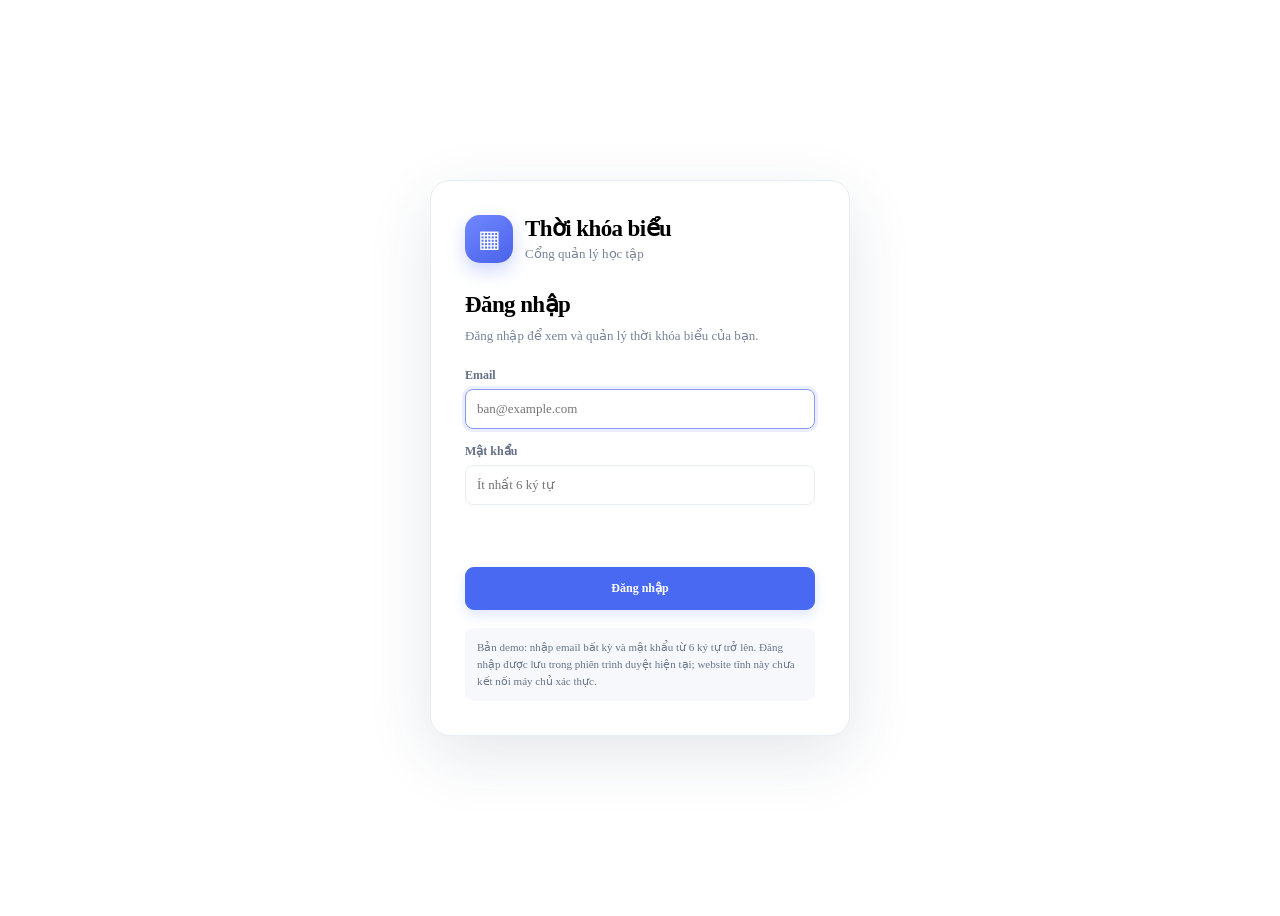
<file: Index.html>
<!DOCTYPE html>
<html lang="vi">
<head>
  <meta charset="UTF-8" />
  <meta name="viewport" content="width=device-width, initial-scale=1.0" />
  <meta name="theme-color" content="#f5f7fb" />
  <title>Quản lý lịch học</title>
  <link rel="stylesheet" href="styles.css" />
</head>
<body data-page="schedule">
  <main class="auth-screen" id="loginScreen">
    <section class="auth-card" aria-labelledby="loginTitle">
      <div class="auth-brand">
        <div class="logo" aria-hidden="true">▦</div>
        <div><h1>Thời khóa biểu</h1><p class="identity-caption">Cổng quản lý học tập</p></div>
      </div>
      <h1 id="loginTitle">Đăng nhập</h1>
      <p>Đăng nhập để xem và quản lý thời khóa biểu của bạn.</p>
      <form class="auth-form" id="loginForm">
        <div class="field"><label for="loginEmail">Email</label><input id="loginEmail" name="email" type="email" autocomplete="username" required placeholder="ban@example.com" /></div>
        <div class="field"><label for="loginPassword">Mật khẩu</label><input id="loginPassword" name="password" type="password" autocomplete="current-password" minlength="6" required placeholder="Ít nhất 6 ký tự" /></div>
        <p class="error" id="loginError" role="alert" aria-live="polite"></p>
        <button class="primary" type="submit">Đăng nhập</button>
      </form>
      <div class="auth-note">Bản demo: nhập email bất kỳ và mật khẩu từ 6 ký tự trở lên. Đăng nhập được lưu trong phiên trình duyệt hiện tại; website tĩnh này chưa kết nối máy chủ xác thực.</div>
    </section>
  </main>

  <main class="app" id="scheduleApp" hidden>
    <aside class="sidebar">
      <div class="identity">
        <div class="logo" aria-hidden="true">▦</div>
        <div><h1>Thời khóa biểu</h1><p>Cổng quản lý học tập</p></div>
      </div>
      <nav class="main-nav" aria-label="Menu chính">
        <a class="active" href="#home" aria-current="page">Trang chủ</a>
        <div class="nav-group">
          <button class="nav-toggle" id="scheduleMenuToggle" type="button" aria-expanded="true" aria-controls="scheduleSubmenu">
            <span>Thời khóa biểu</span><span class="nav-chevron" aria-hidden="true">⌄</span>
          </button>
          <div class="nav-submenu" id="scheduleSubmenu">
            <a href="#scheduleSection">Lịch học</a>
            <a href="Lichthi.html">Lịch thi</a>
          </div>
        </div>
        <a href="#lookupSection">Tra cứu lịch học</a>
        <a href="Thongbao.html">Thông báo</a>
      </nav>
      <div class="sidebar-account">
        <div class="profile">
          <div class="profile-avatar">NC</div>
          <div><strong id="profileName">Sinh viên</strong><span id="profileEmail">Đã đăng nhập</span></div>
        </div>
        <div class="account-mode">
          <span class="account-mode-label" id="accountModeLabel">Chế độ: Sinh viên</span>
          <button class="mode-toggle" type="button" id="adminModeToggle" aria-pressed="false">Chuyển sang quản trị viên</button>
        </div>
        <button class="logout" type="button" id="logoutButton">Đăng xuất</button>
      </div>
    </aside>

    <div class="app-main">
    <section class="welcome" id="home">
      <div><h2>Lịch học của bạn</h2><p>Xem và quản lý lịch học theo tuần.</p></div>
      <div class="today-chip" id="todayLabel"></div>
    </section>

    <section class="stats" aria-label="Tổng quan lịch học">
      <article class="stat"><div class="stat-icon">▦</div><div><div class="stat-label">Buổi học trong tuần</div><div class="stat-value" id="lessonCount">0</div></div></article>
      <article class="stat"><div class="stat-icon">◷</div><div><div class="stat-label">Môn học</div><div class="stat-value" id="courseCount">0</div></div></article>
      <article class="stat"><div class="stat-icon">♧</div><div><div class="stat-label">Lớp học</div><div class="stat-value" id="classCount">0</div></div></article>
      <article class="stat"><div class="stat-icon">☼</div><div><div class="stat-label">Ngày có lịch</div><div class="stat-value" id="dayCount">0</div></div></article>
    </section>

    <section class="lookup-card" id="lookupSection" aria-labelledby="lookupTitle">
      <h2 id="lookupTitle">Tra cứu lịch học</h2>
      <p>Tìm theo ngày, tên môn học, lớp, giảng viên hoặc phòng học trong các lịch đã lưu.</p>
      <div class="lookup-filters">
        <div class="lookup-field">
          <input id="lessonSearch" type="search" autocomplete="off" placeholder="Ví dụ: Cơ sở dữ liệu, KTPM-01, giảng viên hoặc phòng" aria-label="Tìm lịch học theo môn, lớp, giảng viên hoặc phòng" />
        </div>
        <label class="lookup-date-label" for="lessonSearchDate">Tìm theo ngày
          <input id="lessonSearchDate" type="date" aria-label="Chọn ngày cần tra cứu lịch học" />
        </label>
      </div>
      <div class="lookup-results" id="lookupResults" aria-live="polite">
        <p class="lookup-empty">Nhập từ khóa hoặc chọn ngày để tra cứu lịch học.</p>
      </div>
    </section>

    <div class="schedule-layout">
    <section class="schedule" id="scheduleSection" aria-label="Thời khóa biểu tuần">
      <div class="toolbar">
        <div class="week-tools">
          <button class="control" type="button" id="previousWeek" aria-label="Tuần trước">‹</button>
          <span class="week-label" id="weekLabel" aria-live="polite"></span>
          <button class="control" type="button" id="nextWeek" aria-label="Tuần sau">›</button>
          <button class="control" type="button" id="currentWeek">Hôm nay</button>
          <select class="select view-select" id="viewMode" aria-label="Chế độ xem">
            <option value="week">Xem theo tuần</option>
            <option value="day">Xem theo ngày</option>
          </select>
        </div>
        <div class="filters">
          <select class="select" id="classFilter" aria-label="Lọc lớp"><option value="">Tất cả lớp</option></select>
          <button class="primary" type="button" id="addLesson">＋ Thêm buổi học</button>
        </div>
      </div>
      <div class="table-scroll">
        <table>
          <thead id="scheduleHead"></thead>
          <tbody id="scheduleBody"></tbody>
        </table>
      </div>
      <div class="legend">
        <span><i class="dot"></i>Lý thuyết</span>
        <span><i class="dot purple"></i>Thực hành</span>
        <span><i class="dot green"></i>Dạy bù</span>
        <span><i class="dot orange"></i>Nghỉ</span>
        <span class="note">Lịch được lưu trên trình duyệt này.</span>
      </div>
    </section>
    <aside class="calendar-card" aria-label="Chọn ngày trên lịch">
      <div class="calendar-heading">
        <h3 id="calendarMonth" aria-live="polite"></h3>
        <div class="calendar-month-nav">
          <button type="button" id="previousMonth" aria-label="Tháng trước">‹</button>
          <button type="button" id="nextMonth" aria-label="Tháng sau">›</button>
        </div>
      </div>
      <div class="calendar-grid" id="calendarGrid"></div>
      <p class="calendar-help">Bấm vào một ngày để xem lịch học của ngày đó.</p>
    </aside>
    </div>

    </div>
  </main>

  <div class="modal" id="lessonModal" role="dialog" aria-modal="true" aria-labelledby="modalTitle">
    <div class="dialog">
      <div class="dialog-head"><h3 id="modalTitle">Thêm buổi học</h3><button class="close" type="button" id="closeModal" aria-label="Đóng">×</button></div>
      <form id="lessonForm">
        <div class="form-grid">
          <div class="field"><label for="course">Tên môn học</label><input id="course" name="course" required maxlength="80" placeholder="Ví dụ: Cơ sở dữ liệu" /></div>
          <div class="field"><label for="className">Lớp</label><input id="className" name="className" required maxlength="40" placeholder="Ví dụ: KTPM-01" /></div>
          <div class="field"><label for="teacher">Giảng viên</label><input id="teacher" name="teacher" required maxlength="80" placeholder="Họ tên giảng viên" /></div>
          <div class="field"><label for="room">Phòng học</label><input id="room" name="room" required maxlength="40" placeholder="Ví dụ: A203" /></div>
          <div class="field" id="dayField"><label for="day">Thứ trong tuần</label><select id="day" name="day"><option value="1">Thứ 2</option><option value="2">Thứ 3</option><option value="3">Thứ 4</option><option value="4">Thứ 5</option><option value="5">Thứ 6</option><option value="6">Thứ 7</option><option value="7">Chủ nhật</option></select></div>
          <div class="field"><label for="slot">Ca học</label><select id="slot" name="slot"><option value="0">07:00 – 09:00</option><option value="1">09:00 – 11:00</option><option value="2">13:00 – 15:00</option><option value="3">15:00 – 17:00</option></select></div>
          <div class="field full" id="scopeField"><label for="scope">Áp dụng</label><select id="scope" name="scope"><option value="range">Lặp hàng tuần trong khoảng ngày</option><option value="once">Chỉ ngày đã chọn</option></select></div>
          <div class="field full hidden" id="dateField"><label for="lessonDate">Ngày học</label><input id="lessonDate" name="date" type="date" /></div>
          <div class="field full hidden" id="dateRangeField"><label for="startDate">Khoảng ngày học</label><div class="date-range"><input id="startDate" name="startDate" type="date" aria-label="Ngày bắt đầu" /><span>đến</span><input id="endDate" name="endDate" type="date" aria-label="Ngày kết thúc" /></div><span class="field-hint">Buổi học lặp vào thứ đã chọn, tính cả ngày bắt đầu và ngày kết thúc.</span></div>
          <div class="field full"><label for="type">Hình thức</label><select id="type" name="type"><option value="lecture">Lý thuyết</option><option value="practice">Thực hành</option><option value="makeup">Dạy bù</option><option value="holiday">Nghỉ</option></select></div>
        </div>
        <p class="error" id="formError" role="alert"></p>
        <div class="form-actions"><button class="control" type="button" id="deleteSeries" hidden>Xóa lịch lặp</button><button class="control" type="button" id="cancelModal">Hủy</button><button class="primary" type="submit" id="saveLesson">Lưu buổi học</button></div>
      </form>
    </div>
  </div>
  <div class="schedule-notice" id="scheduleNotice" role="status" aria-live="polite" hidden>
    <span id="scheduleNoticeText"></span>
    <a href="Thongbao.html">Xem thông báo</a>
  </div>

    <script src="Quanlylichhoc.js"></script>
</body>
</html>
</file>
<file: styles.css>
@scope (body[data-page="schedule"]) {

    :scope {
      color-scheme: light;
      --ink: #17233b;
      --muted: #77839a;
      --line: #e8edf5;
      --paper: #fff;
      --blue: #4969f3;
      --blue-light: #edf1ff;
      --purple: #8155d9;
      --green: #16966b;
      --shadow: 0 12px 40px rgba(35, 54, 92, .07);
    }
    * { box-sizing: border-box; }
    [hidden] { display: none !important; }
    body {
      min-width: 340px;
      min-height: 100vh;
      margin: 0;
      color: var(--ink);
      background: #eaf4ff;
      font-family: Inter, "Segoe UI", Arial, sans-serif;
    }
    button, input, select { font: inherit; }
    button { cursor: pointer; }
    .app { display: grid; grid-template-columns: 250px minmax(0, 1fr); align-items: start; gap: 28px; width: 100%; min-height: 100vh; margin: 0; padding: 32px 12px 48px; }
    .sidebar { position: sticky; top: 28px; display: flex; min-height: calc(100vh - 56px); flex-direction: column; padding: 22px 16px; border-radius: 17px; color: #fff; background: #142b63; box-shadow: 0 14px 35px rgba(20, 43, 99, .2); }
    .app-main { display: grid; min-width: 0; align-content: start; gap: 32px; padding-top: 8px; }
    .identity { display: flex; align-items: center; gap: 13px; }
    .logo { display: grid; width: 48px; height: 48px; place-items: center; border-radius: 15px; color: #fff; background: linear-gradient(145deg, #7188ff, #4962e9); font-size: 24px; box-shadow: 0 8px 18px #4969f342; }
    .sidebar .identity { align-items: flex-start; flex-direction: column; gap: 14px; padding: 2px 4px 24px; }
    .sidebar .logo { background: linear-gradient(145deg, #7188ff, #4962e9); }
    .identity h1 { margin: 0; font-size: 21px; letter-spacing: -.5px; }
    .identity p { margin: 4px 0 0; color: var(--muted); font-size: 13px; }
    .identity-caption { margin: 4px 0 0; color: var(--muted); font-size: 13px; }
    .sidebar .identity h1 { color: #fff; font-size: 18px; }
    .sidebar .identity p { color: #b7c7ee; }
    .profile { display: flex; align-items: center; gap: 11px; }
    .profile-avatar { display: grid; width: 40px; height: 40px; place-items: center; border-radius: 50%; color: #5a4baa; background: #eee9ff; font-size: 13px; font-weight: 700; }
    .profile strong { display: block; font-size: 13px; }
    .profile span { color: var(--muted); font-size: 12px; }
    .account-mode { display: grid; gap: 7px; margin-left: 51px; }
    .account-mode-label { color: #b7c7ee; font-size: 11px; }
    .mode-toggle { justify-self: start; padding: 6px 9px; border: 1px solid #ffffff30; border-radius: 7px; color: #fff; background: #ffffff12; font-size: 11px; }
    .mode-toggle:hover, .mode-toggle[aria-pressed="true"] { background: #ffffff24; }
    .sidebar-account { display: grid; gap: 20px; margin-top: auto; padding-top: 26px; border-top: 1px solid #ffffff26; }
    .sidebar .profile strong { color: #fff; }
    .sidebar .profile span { color: #b7c7ee; }
    .logout { padding: 8px 11px; border: 1px solid var(--line); border-radius: 9px; color: #59657b; background: white; font-size: 12px; }
    .sidebar .logout { width: 100%; padding: 12px 13px; border-color: #ffffff30; color: #fff; background: #ffffff12; text-align: left; }
    .sidebar .logout:hover { background: #ffffff24; }
    .auth-screen { display: grid; min-height: 100vh; place-items: center; padding: 22px; }
    .auth-card { width: min(420px, 100%); padding: 34px; border: 1px solid var(--line); border-radius: 20px; background: white; box-shadow: 0 20px 65px rgba(35, 54, 92, .12); }
    .auth-brand { display: flex; align-items: center; gap: 12px; margin-bottom: 28px; }
    .auth-card h1 { margin: 0; font-size: 23px; letter-spacing: -.6px; }
    .auth-card > p { margin: 8px 0 22px; color: var(--muted); font-size: 13px; line-height: 1.6; }
    .auth-form { display: grid; gap: 15px; }
    .auth-form .primary { width: 100%; height: 43px; margin-top: 3px; }
    .auth-note { margin-top: 18px; padding: 11px 12px; border-radius: 9px; color: #68758c; background: #f6f8fc; font-size: 11px; line-height: 1.55; }
    .welcome { display: flex; justify-content: space-between; align-items: end; gap: 20px; margin-bottom: 0; }
    .welcome h2 { margin: 0; font-size: clamp(22px, 3vw, 29px); letter-spacing: -.8px; }
    .welcome p { margin: 7px 0 0; color: var(--muted); font-size: 14px; }
    .today-chip { padding: 9px 13px; border: 1px solid var(--line); border-radius: 10px; color: #45526b; background: white; font-size: 12px; white-space: nowrap; }
    .main-nav { display: flex; flex-direction: column; gap: 7px; margin: 0; padding: 0; }
    .main-nav a { display: block; padding: 12px 13px; border-radius: 9px; color: #d1dcf6; font-size: 13px; font-weight: 650; text-decoration: none; transition: color .15s, background .15s; }
    .main-nav a:hover { color: #fff; background: #ffffff17; }
    .main-nav a.active { color: #fff; background: #4969f3; box-shadow: 0 5px 14px #0d1d4f55; }
    .nav-group { display: grid; gap: 4px; }
    .nav-toggle { display: flex; width: 100%; align-items: center; justify-content: space-between; padding: 12px 13px; border: 0; border-radius: 9px; color: #d1dcf6; background: transparent; font-size: 13px; font-weight: 650; text-align: left; transition: color .15s, background .15s; }
    .nav-toggle:hover, .nav-toggle.active { color: #fff; background: #ffffff17; }
    .nav-chevron { font-size: 11px; transition: transform .15s; }
    .nav-toggle[aria-expanded="true"] .nav-chevron { transform: rotate(180deg); }
    .nav-submenu { display: grid; gap: 4px; padding-left: 12px; }
    .main-nav .nav-submenu a { padding: 10px 13px; color: #b7c7ee; font-size: 12px; }
    .main-nav .nav-submenu a:hover { color: #fff; background: #ffffff17; }
    .main-nav .nav-submenu a.active { color: #fff; background: #4969f3; box-shadow: 0 5px 14px #0d1d4f55; }
    .stats { display: grid; grid-template-columns: repeat(4, minmax(0, 1fr)); gap: 24px; margin-bottom: 0; }
    .lookup-card { padding: 22px; border: 1px solid var(--line); border-radius: 16px; background: var(--paper); box-shadow: var(--shadow); scroll-margin-top: 18px; }
    .lookup-card h2 { margin: 0; font-size: 18px; }
    .lookup-card > p { margin: 7px 0 16px; color: var(--muted); font-size: 13px; }
    .lookup-field { position: relative; }
    .lookup-field input { width: 100%; height: 44px; padding: 0 14px; border: 1px solid var(--line); border-radius: 9px; outline: none; color: var(--ink); background: #fff; font: inherit; font-size: 13px; }
    .lookup-field input:focus { border-color: #899afa; box-shadow: 0 0 0 3px #4969f31c; }
    .lookup-filters { display: grid; grid-template-columns: minmax(0, 2fr) minmax(190px, 1fr); gap: 10px; }
    .lookup-date-label { display: grid; gap: 6px; color: var(--muted); font-size: 12px; }
    .lookup-results { display: grid; gap: 10px; margin-top: 14px; }
    .lookup-result { display: flex; justify-content: space-between; align-items: center; gap: 14px; padding: 14px 16px; border: 1px solid var(--line); border-radius: 10px; background: #fafbfe; }
    .lookup-result h3 { margin: 0; font-size: 14px; }
    .lookup-result p { margin: 5px 0 0; color: var(--muted); font-size: 12px; line-height: 1.5; }
    .lookup-empty { margin: 0; padding: 16px; border-radius: 9px; color: var(--muted); background: #fafbfe; font-size: 13px; text-align: center; }
    .stat { display: flex; align-items: center; gap: 18px; min-height: 124px; padding: 24px; border: 1px solid var(--line); border-radius: 15px; background: var(--paper); box-shadow: var(--shadow); }
    .stat-icon { display: grid; flex: 0 0 50px; height: 50px; place-items: center; border-radius: 13px; color: var(--blue); background: var(--blue-light); font-size: 22px; }
    .stat:nth-child(2) .stat-icon { color: var(--purple); background: #f3edff; }
    .stat:nth-child(3) .stat-icon { color: var(--green); background: #e7f7f1; }
    .stat:nth-child(4) .stat-icon { color: #d18626; background: #fff4e5; }
    .stat-label { color: var(--muted); font-size: 12px; }
    .stat-value { margin-top: 4px; font-size: 23px; font-weight: 750; letter-spacing: -.5px; }
    .schedule-layout { display: grid; grid-template-columns: minmax(0, 1fr) 300px; align-items: start; gap: 26px; }
    .schedule { overflow: hidden; border: 1px solid var(--line); border-radius: 16px; background: var(--paper); box-shadow: var(--shadow); }
    .toolbar { display: flex; justify-content: space-between; align-items: center; gap: 14px; padding: 18px 20px; }
    .week-tools, .filters { display: flex; align-items: center; gap: 8px; }
    .week-label { min-width: 176px; text-align: center; font-size: 13px; font-weight: 650; }
    .control, .select, .primary { height: 38px; padding: 0 12px; border: 1px solid var(--line); border-radius: 9px; color: #46536b; background: #fff; font-size: 12px; }
    .view-select { min-width: 128px; }
    .control:hover { background: #f8f9ff; }
    .primary { border-color: var(--blue); color: white; background: var(--blue); font-weight: 650; box-shadow: 0 5px 12px #4969f32b; }
    .primary:hover { background: #3d5be4; }
    .table-scroll { overflow-x: auto; border-top: 1px solid var(--line); }
    table { width: 100%; min-width: 1260px; border-collapse: collapse; table-layout: fixed; }
    .schedule.day-view table { min-width: 700px; }
    thead th { height: 74px; padding: 13px; border-right: 1px solid var(--line); color: #4d5a72; background: #fafbfe; font-size: 13px; text-align: center; }
    thead th:first-child { width: 112px; }
    thead th:last-child, tbody td:last-child { border-right: 0; }
    thead th span { display: block; margin-top: 4px; color: #9aa4b6; font-size: 11px; font-weight: 400; }
    tbody tr { height: 190px; }
    tbody td { padding: 20px 24px; border-top: 1px solid var(--line); border-right: 1px solid var(--line); vertical-align: top; }
    .time { padding-top: 16px; color: #68758c; font-size: 11px; font-weight: 650; text-align: center; white-space: nowrap; }
    .lesson { position: relative; min-height: 150px; padding: 18px 30px 16px 18px; border: 1px solid #dfe5ff; border-left: 3px solid var(--blue); border-radius: 9px; background: #f2f4ff; color: #384eab; font-size: 13px; line-height: 1.7; }
    .lesson.practice { border-color: #e8dcff; border-left-color: var(--purple); background: #f8f4ff; color: #6546a9; }
    .lesson.makeup { border-color: #b8ead8; border-left-color: var(--green); background: #effbf6; color: #147451; }
    .lesson.holiday { border-color: #f4d9b5; border-left-color: #d18626; background: #fff8ed; color: #9a5a12; }
    .lesson strong, .lesson span { display: block; }
    .lesson strong { margin-bottom: 4px; font-size: 12px; }
    .lesson .class-name { font-weight: 700; }
    .remove { position: absolute; top: 5px; right: 5px; width: 22px; height: 22px; padding: 0; border: 0; border-radius: 6px; color: #8690a3; background: transparent; font-size: 17px; }
    .remove.edit-action { right: 30px; }
    .remove:hover { color: #d64545; background: #fff; }
    #scheduleApp:not(.admin-mode) #addLesson, #scheduleApp:not(.admin-mode) .lesson-actions { display: none; }
    .empty { padding-top: 20px; color: #d0d6e1; text-align: center; }
    .legend { display: flex; align-items: center; gap: 18px; padding: 15px 20px; color: #768197; font-size: 11px; }
    .legend span { display: inline-flex; align-items: center; gap: 7px; }
    .dot { width: 9px; height: 9px; border-radius: 50%; background: var(--blue); }
    .dot.purple { background: var(--purple); }
    .dot.green { background: var(--green); }
    .dot.orange { background: #d18626; }
    .legend .note { margin-left: auto; }
    .schedule-notice { position: fixed; top: 18px; right: 18px; z-index: 5; display: flex; align-items: center; gap: 14px; max-width: min(520px, calc(100vw - 36px)); padding: 14px 16px; border: 1px solid #b8ead8; border-radius: 11px; color: #147451; background: #effbf6; box-shadow: 0 12px 35px rgba(20, 43, 99, .16); font-size: 13px; line-height: 1.5; }
    .schedule-notice a { color: #145fbb; font-weight: 650; white-space: nowrap; }
    .schedule-notice.error { border-color: #f0c7ca; color: #a52f3c; background: #fff5f5; }
    .calendar-card { padding: 18px; border: 1px solid var(--line); border-radius: 16px; background: var(--paper); box-shadow: var(--shadow); }
    .calendar-heading { display: flex; justify-content: space-between; align-items: center; gap: 8px; margin-bottom: 18px; }
    .calendar-heading h3 { margin: 0; font-size: 14px; }
    .calendar-month-nav { display: flex; gap: 5px; }
    .calendar-month-nav button { width: 29px; height: 29px; padding: 0; border: 1px solid var(--line); border-radius: 8px; color: #536078; background: white; }
    .calendar-grid { display: grid; grid-template-columns: repeat(7, minmax(0, 1fr)); gap: 4px; }
    .calendar-weekday { padding: 5px 0; color: #8994a8; font-size: 10px; font-weight: 650; text-align: center; }
    .calendar-day { position: relative; display: grid; aspect-ratio: 1; place-items: center; padding: 0; border: 0; border-radius: 9px; color: #48556d; background: transparent; font-size: 11px; }
    .calendar-day:hover { background: #f1f3ff; }
    .calendar-day.outside-month { color: #b9c1cf; }
    .calendar-day.today { box-shadow: inset 0 0 0 1px #aebaff; color: var(--blue); font-weight: 700; }
    .calendar-day.selected { color: white; background: var(--blue); font-weight: 700; }
    .calendar-day.has-lessons:not(.selected)::after { position: absolute; bottom: 3px; width: 4px; height: 4px; border-radius: 50%; background: var(--purple); content: ""; }
    .calendar-day.selected.has-lessons::after { background: white; }
    .calendar-help { margin: 14px 0 0; color: var(--muted); font-size: 11px; line-height: 1.5; }
    .page-card { margin-top: 22px; padding: 22px; border: 1px solid var(--line); border-radius: 16px; background: var(--paper); box-shadow: var(--shadow); scroll-margin-top: 18px; }
    .page-card h2 { margin: 0; font-size: 18px; }
    .empty-state { margin: 16px 0 0; padding: 24px; border: 1px dashed #d9e0ed; border-radius: 11px; color: var(--muted); background: #fafbfe; font-size: 13px; text-align: center; }
    .modal { position: fixed; inset: 0; z-index: 2; display: none; align-items: center; justify-content: center; padding: 16px; background: #17233b80; }
    .modal.open { display: flex; }
    .dialog { width: min(520px, 100%); max-height: 92vh; overflow: auto; padding: 23px; border-radius: 17px; background: #fff; box-shadow: 0 20px 70px #101d3840; }
    .dialog-head { display: flex; align-items: center; justify-content: space-between; margin-bottom: 19px; }
    .dialog-head h3 { margin: 0; font-size: 19px; }
    .close { width: 32px; height: 32px; border: 0; border-radius: 8px; color: #68758c; background: #f2f4f8; font-size: 20px; }
    .form-grid { display: grid; grid-template-columns: 1fr 1fr; gap: 14px; }
    .field { display: flex; flex-direction: column; gap: 6px; }
    .field.full { grid-column: 1 / -1; }
    .field.hidden { display: none; }
    .field label { color: #657188; font-size: 12px; font-weight: 600; }
    .field-hint { color: var(--muted); font-size: 11px; line-height: 1.4; }
    .field input, .field select { width: 100%; height: 40px; padding: 0 11px; border: 1px solid var(--line); border-radius: 8px; outline: none; color: var(--ink); background: #fff; font-size: 13px; }
    .date-range { display: grid; grid-template-columns: minmax(0, 1fr) auto minmax(0, 1fr); align-items: center; gap: 9px; color: var(--muted); font-size: 12px; }
    .field input:focus, .field select:focus, .control:focus, .select:focus { border-color: #899afa; box-shadow: 0 0 0 3px #4969f31c; }
    .error { min-height: 18px; margin: 11px 0 0; color: #c23b47; font-size: 12px; }
    .form-actions { display: flex; justify-content: end; gap: 9px; margin-top: 13px; }
    @media (max-width: 1500px) { .schedule-layout { grid-template-columns: minmax(0, 1fr); gap: 22px; } .calendar-card { grid-row: 1; } }
    @media (max-width: 1050px) { .app { grid-template-columns: 220px minmax(0, 1fr); gap: 20px; padding: 22px 12px 34px; } .stats { grid-template-columns: repeat(2, minmax(0, 1fr)); } .schedule-layout { grid-template-columns: minmax(0, 1fr); gap: 20px; } .calendar-card { grid-row: 1; padding: 16px; } }
    @media (max-width: 850px) { .app { grid-template-columns: 190px minmax(0, 1fr); gap: 18px; padding: 18px 12px 28px; } .sidebar { top: 18px; min-height: calc(100vh - 36px); padding: 18px 12px; } .schedule-layout { grid-template-columns: 1fr; gap: 18px; } .calendar-grid { max-width: 340px; } .toolbar { align-items: stretch; flex-direction: column; } .filters { justify-content: space-between; } .select, .primary { flex: 1; } }
    @media (max-width: 600px) { .app { grid-template-columns: 1fr; gap: 18px; padding: 12px 12px 26px; } .sidebar { position: static; min-height: auto; padding: 16px; } .sidebar .identity { align-items: center; flex-direction: row; padding: 0 0 14px; } .sidebar .logo { flex: 0 0 42px; width: 42px; height: 42px; } .sidebar .identity h1 { font-size: 16px; } .sidebar .identity p { font-size: 12px; } .main-nav { gap: 6px; } .main-nav a { padding: 10px 11px; } .sidebar-account { gap: 14px; margin-top: 24px; padding-top: 18px; } .app-main { padding-top: 0; gap: 20px; } .logout { padding: 8px; } .auth-card { padding: 25px 21px; } .welcome { align-items: start; flex-direction: column; } .stats { gap: 14px; } .stat { min-height: 86px; gap: 10px; padding: 12px; } .stat-icon { flex-basis: 36px; height: 36px; font-size: 16px; } .stat-value { font-size: 20px; } .week-tools { display: grid; grid-template-columns: 38px minmax(0, 1fr) 38px; } .week-label { min-width: 0; font-size: 11px; } .week-tools .control { padding: 0 8px; } .week-tools #currentWeek, .week-tools .view-select { grid-column: 1 / -1; } .filters { flex-wrap: wrap; } .select { min-width: 110px; } .lookup-card { padding: 18px; } .lookup-filters { grid-template-columns: 1fr; } .lookup-result { align-items: stretch; flex-direction: column; } .form-grid { grid-template-columns: 1fr; } .field.full { grid-column: auto; } .legend .note { width: 100%; margin-left: 0; } }
  
}

@scope (body[data-page="exams"]) {

    :scope {
      color-scheme: light;
      --ink: #17233b;
      --muted: #77839a;
      --line: #e8edf5;
      --blue: #4969f3;
      --shadow: 0 12px 40px rgba(35, 54, 92, .07);
    }
    * { box-sizing: border-box; }
    body { min-width: 320px; min-height: 100vh; margin: 0; color: var(--ink); background: #eaf4ff; font-family: Inter, "Segoe UI", Arial, sans-serif; }
    .app { display: grid; grid-template-columns: 250px minmax(0, 1fr); align-items: start; gap: 26px; width: 100%; min-height: 100vh; margin: 0; padding: 28px 12px 40px; }
    .sidebar { position: sticky; top: 28px; display: flex; min-height: calc(100vh - 56px); flex-direction: column; padding: 22px 16px; border-radius: 17px; color: #fff; background: #142b63; box-shadow: 0 14px 35px rgba(20, 43, 99, .2); }
    .identity { display: flex; align-items: flex-start; flex-direction: column; gap: 14px; padding: 2px 4px 24px; }
    .logo { display: grid; width: 48px; height: 48px; place-items: center; border-radius: 15px; color: #fff; background: linear-gradient(145deg, #7188ff, #4962e9); font-size: 24px; box-shadow: 0 8px 18px #4969f342; }
    .identity h1 { margin: 0; color: #fff; font-size: 18px; letter-spacing: -.5px; }
    .identity p { margin: 4px 0 0; color: #b7c7ee; font-size: 13px; }
    .sidebar-account { display: grid; gap: 20px; margin-top: auto; padding-top: 26px; border-top: 1px solid #ffffff26; }
    .profile { display: flex; align-items: center; gap: 11px; min-width: 0; }
    .profile-avatar { display: grid; flex: 0 0 40px; width: 40px; height: 40px; place-items: center; border-radius: 50%; color: #5a4baa; background: #eee9ff; font-size: 13px; font-weight: 700; }
    .profile strong { display: block; overflow: hidden; color: #fff; font-size: 13px; text-overflow: ellipsis; white-space: nowrap; }
    .profile span { display: block; overflow: hidden; color: #b7c7ee; font-size: 12px; text-overflow: ellipsis; white-space: nowrap; }
    .account-mode { display: grid; gap: 7px; margin-left: 51px; }
    .account-mode-label { color: #b7c7ee; font-size: 11px; }
    .mode-toggle { justify-self: start; padding: 6px 9px; border: 1px solid #ffffff30; border-radius: 7px; color: #fff; background: #ffffff12; font-size: 11px; cursor: pointer; }
    .mode-toggle:hover, .mode-toggle[aria-pressed="true"] { background: #ffffff24; }
    .logout { width: 100%; padding: 12px 13px; border: 1px solid #ffffff30; border-radius: 9px; color: #fff; background: #ffffff12; font-size: 12px; text-align: left; cursor: pointer; }
    .logout:hover { background: #ffffff24; }
    .main-nav { display: flex; flex-direction: column; gap: 7px; }
    .main-nav a, .nav-toggle { display: block; width: 100%; padding: 12px 13px; border: 0; border-radius: 9px; color: #d1dcf6; background: transparent; font: 650 13px Inter, "Segoe UI", Arial, sans-serif; text-align: left; text-decoration: none; }
    .main-nav a:hover, .nav-toggle:hover, .nav-toggle.active { color: #fff; background: #ffffff17; }
    .main-nav a.active, .nav-submenu a.active { color: #fff; background: var(--blue); box-shadow: 0 5px 14px #0d1d4f55; }
    .nav-group { display: grid; gap: 4px; }
    .nav-toggle { display: flex; justify-content: space-between; align-items: center; cursor: pointer; }
    .nav-chevron { font-size: 11px; transition: transform .15s; }
    .nav-toggle[aria-expanded="true"] .nav-chevron { transform: rotate(180deg); }
    .nav-submenu { display: grid; gap: 4px; padding-left: 12px; }
    .main-nav .nav-submenu a { padding: 10px 13px; color: #b7c7ee; font-size: 12px; }
    .main-nav .nav-submenu a:hover { color: #fff; background: #ffffff17; }
    .main-nav .nav-submenu a.active { color: #fff; background: var(--blue); }
    .content { min-width: 0; padding-top: 8px; }
    .page-heading { margin-bottom: 24px; }
    .page-heading h2 { margin: 0; font-size: clamp(23px, 3vw, 30px); letter-spacing: -.7px; }
    .page-heading p { margin: 8px 0 0; color: var(--muted); font-size: 14px; }
    .card { padding: 24px; border: 1px solid var(--line); border-radius: 16px; background: #fff; box-shadow: var(--shadow); }
    .card h3 { margin: 0; font-size: 17px; }
    .card-heading { display: flex; justify-content: space-between; align-items: center; gap: 14px; }
    .primary, .control { min-height: 40px; padding: 0 14px; border: 1px solid var(--line); border-radius: 9px; color: #46536b; background: #fff; font: inherit; font-size: 13px; cursor: pointer; }
    .primary { border-color: var(--blue); color: #fff; background: var(--blue); font-weight: 650; }
    .primary:hover { background: #3d5be4; }
    .control:hover { background: #f8f9ff; }
    .empty-state { margin: 18px 0 0; padding: 30px 18px; border: 1px dashed #d9e0ed; border-radius: 11px; color: var(--muted); background: #fafbfe; font-size: 14px; text-align: center; }
    .exam-list { display: grid; gap: 12px; margin-top: 20px; }
    .exam-item { display: grid; grid-template-columns: minmax(0, 1fr) auto; align-items: center; gap: 12px; padding: 16px; border: 1px solid var(--line); border-radius: 11px; background: #fafbfe; }
    .exam-item h4 { margin: 0; font-size: 15px; }
    .exam-details { display: flex; flex-wrap: wrap; gap: 8px 18px; margin-top: 8px; color: var(--muted); font-size: 13px; }
    .exam-remove { border-color: #f0dada; color: #b83c49; }
    .exam-remove:hover { background: #fff5f5; }
    .card:not(.admin-mode) #addExam { display: none; }
    .change-notice { position: fixed; top: 18px; right: 18px; z-index: 5; display: flex; align-items: center; gap: 14px; max-width: min(520px, calc(100vw - 36px)); padding: 14px 16px; border: 1px solid #b8ead8; border-radius: 11px; color: #147451; background: #effbf6; box-shadow: 0 12px 35px rgba(20, 43, 99, .16); font-size: 13px; line-height: 1.5; }
    .change-notice a { color: #145fbb; font-weight: 650; white-space: nowrap; }
    .modal { position: fixed; inset: 0; z-index: 2; display: none; align-items: center; justify-content: center; padding: 16px; background: #17233b80; }
    .modal.open { display: flex; }
    .dialog { width: min(520px, 100%); max-height: 92vh; overflow: auto; padding: 24px; border-radius: 17px; background: #fff; box-shadow: 0 20px 70px #101d3840; }
    .dialog-head { display: flex; align-items: center; justify-content: space-between; margin-bottom: 20px; }
    .dialog-head h3 { margin: 0; font-size: 19px; }
    .close { width: 34px; height: 34px; border: 0; border-radius: 8px; color: #68758c; background: #f2f4f8; font-size: 20px; cursor: pointer; }
    .form-grid { display: grid; grid-template-columns: 1fr 1fr; gap: 14px; }
    .field { display: flex; flex-direction: column; gap: 6px; }
    .field.full { grid-column: 1 / -1; }
    .field label { color: #657188; font-size: 12px; font-weight: 600; }
    .field input, .field select, .field textarea { width: 100%; min-height: 40px; padding: 9px 11px; border: 1px solid var(--line); border-radius: 8px; outline: none; color: var(--ink); background: #fff; font: inherit; font-size: 13px; }
    .field textarea { min-height: 76px; resize: vertical; }
    .field input:focus, .field select:focus, .field textarea:focus { border-color: #899afa; box-shadow: 0 0 0 3px #4969f31c; }
    .form-error { min-height: 18px; margin: 11px 0 0; color: #c23b47; font-size: 12px; }
    .form-actions { display: flex; justify-content: end; gap: 9px; margin-top: 12px; }
    @media (max-width: 850px) { .app { grid-template-columns: 190px minmax(0, 1fr); gap: 14px; padding: 18px 12px 28px; } .sidebar { top: 18px; min-height: calc(100vh - 36px); padding: 18px 12px; } }
    @media (max-width: 600px) { .app { grid-template-columns: 1fr; gap: 18px; padding: 12px; } .sidebar { position: static; min-height: auto; padding: 16px; } .identity { align-items: center; flex-direction: row; gap: 12px; padding: 0 0 14px; } .logo { flex: 0 0 42px; width: 42px; height: 42px; } .identity h1 { font-size: 16px; } .identity p { font-size: 12px; } .sidebar-account { gap: 14px; margin-top: 24px; padding-top: 18px; } .card { padding: 18px; } .card-heading { align-items: stretch; flex-direction: column; } .exam-item { grid-template-columns: 1fr; } .exam-remove { justify-self: start; } .form-grid { grid-template-columns: 1fr; } .field.full { grid-column: auto; } }
  
}

@scope (body[data-page="notices"]) {

    :scope {
      color-scheme: light;
      --ink: #17233b;
      --muted: #77839a;
      --line: #e8edf5;
      --blue: #4969f3;
      --shadow: 0 12px 40px rgba(35, 54, 92, .07);
    }
    * { box-sizing: border-box; }
    body { min-width: 320px; min-height: 100vh; margin: 0; color: var(--ink); background: #eaf4ff; font-family: Inter, "Segoe UI", Arial, sans-serif; }
    .app { display: grid; grid-template-columns: 250px minmax(0, 1fr); align-items: start; gap: 26px; width: 100%; min-height: 100vh; margin: 0; padding: 28px 12px 40px; }
    .sidebar { position: sticky; top: 28px; display: flex; min-height: calc(100vh - 56px); flex-direction: column; padding: 22px 16px; border-radius: 17px; color: #fff; background: #142b63; box-shadow: 0 14px 35px rgba(20, 43, 99, .2); }
    .identity { display: flex; align-items: flex-start; flex-direction: column; gap: 14px; padding: 2px 4px 24px; }
    .logo { display: grid; width: 48px; height: 48px; place-items: center; border-radius: 15px; color: #fff; background: linear-gradient(145deg, #7188ff, #4962e9); font-size: 24px; box-shadow: 0 8px 18px #4969f342; }
    .identity h1 { margin: 0; color: #fff; font-size: 18px; letter-spacing: -.5px; }
    .identity p { margin: 4px 0 0; color: #b7c7ee; font-size: 13px; }
    .sidebar-account { display: grid; gap: 20px; margin-top: auto; padding-top: 26px; border-top: 1px solid #ffffff26; }
    .profile { display: flex; align-items: center; gap: 11px; min-width: 0; }
    .profile-avatar { display: grid; flex: 0 0 40px; width: 40px; height: 40px; place-items: center; border-radius: 50%; color: #5a4baa; background: #eee9ff; font-size: 13px; font-weight: 700; }
    .profile strong { display: block; overflow: hidden; color: #fff; font-size: 13px; text-overflow: ellipsis; white-space: nowrap; }
    .profile span { display: block; overflow: hidden; color: #b7c7ee; font-size: 12px; text-overflow: ellipsis; white-space: nowrap; }
    .account-mode { display: grid; gap: 7px; margin-left: 51px; }
    .account-mode-label { color: #b7c7ee; font-size: 11px; }
    .mode-toggle { justify-self: start; padding: 6px 9px; border: 1px solid #ffffff30; border-radius: 7px; color: #fff; background: #ffffff12; font-size: 11px; cursor: pointer; }
    .mode-toggle:hover, .mode-toggle[aria-pressed="true"] { background: #ffffff24; }
    .logout { width: 100%; padding: 12px 13px; border: 1px solid #ffffff30; border-radius: 9px; color: #fff; background: #ffffff12; font-size: 12px; text-align: left; cursor: pointer; }
    .logout:hover { background: #ffffff24; }
    .main-nav { display: flex; flex-direction: column; gap: 7px; }
    .main-nav a, .nav-toggle { display: block; width: 100%; padding: 12px 13px; border: 0; border-radius: 9px; color: #d1dcf6; background: transparent; font: 650 13px Inter, "Segoe UI", Arial, sans-serif; text-align: left; text-decoration: none; }
    .main-nav a:hover, .nav-toggle:hover, .nav-toggle.active { color: #fff; background: #ffffff17; }
    .main-nav a.active, .nav-submenu a.active { color: #fff; background: var(--blue); box-shadow: 0 5px 14px #0d1d4f55; }
    .nav-group { display: grid; gap: 4px; }
    .nav-toggle { display: flex; justify-content: space-between; align-items: center; cursor: pointer; }
    .nav-chevron { font-size: 11px; transition: transform .15s; }
    .nav-toggle[aria-expanded="true"] .nav-chevron { transform: rotate(180deg); }
    .nav-submenu { display: grid; gap: 4px; padding-left: 12px; }
    .main-nav .nav-submenu a { padding: 10px 13px; color: #b7c7ee; font-size: 12px; }
    .main-nav .nav-submenu a:hover { color: #fff; background: #ffffff17; }
    .main-nav .nav-submenu a.active { color: #fff; background: var(--blue); }
    .content { min-width: 0; padding-top: 8px; }
    .page-heading { margin-bottom: 24px; }
    .page-heading h2 { margin: 0; font-size: clamp(23px, 3vw, 30px); letter-spacing: -.7px; }
    .page-heading p { margin: 8px 0 0; color: var(--muted); font-size: 14px; }
    .card { padding: 24px; border: 1px solid var(--line); border-radius: 16px; background: #fff; box-shadow: var(--shadow); }
    .card h3 { margin: 0; font-size: 17px; }
    .card-heading { display: flex; justify-content: space-between; align-items: center; gap: 14px; }
    .primary, .control { min-height: 40px; padding: 0 14px; border: 1px solid var(--line); border-radius: 9px; color: #46536b; background: #fff; font: inherit; font-size: 13px; cursor: pointer; }
    .primary { border-color: var(--blue); color: #fff; background: var(--blue); font-weight: 650; }
    .primary:hover { background: #3d5be4; }
    .control:hover { background: #f8f9ff; }
    .card:not(.admin-mode) #addNotice { display: none; }
    .empty-state { margin: 18px 0 0; padding: 30px 18px; border: 1px dashed #d9e0ed; border-radius: 11px; color: var(--muted); background: #fafbfe; font-size: 14px; text-align: center; }
    .notice-list { display: grid; gap: 12px; margin-top: 20px; }
    .notice-item { display: grid; grid-template-columns: minmax(0, 1fr) auto; align-items: start; gap: 14px; padding: 18px; border: 1px solid var(--line); border-radius: 11px; background: #fafbfe; }
    .notice-item h4 { margin: 0; font-size: 15px; }
    .notice-date { margin-top: 6px; color: var(--muted); font-size: 12px; }
    .notice-content { margin: 12px 0 0; color: #4d5a72; font-size: 13px; line-height: 1.65; white-space: pre-wrap; overflow-wrap: anywhere; }
    .notice-remove { border-color: #f0dada; color: #b83c49; }
    .notice-remove:hover { background: #fff5f5; }
    .form-error { min-height: 18px; margin: 11px 0 0; color: #c23b47; font-size: 12px; }
    .modal { position: fixed; inset: 0; z-index: 2; display: none; align-items: center; justify-content: center; padding: 16px; background: #17233b80; }
    .modal.open { display: flex; }
    .dialog { width: min(520px, 100%); max-height: 92vh; overflow: auto; padding: 24px; border-radius: 17px; background: #fff; box-shadow: 0 20px 70px #101d3840; }
    .dialog-head { display: flex; align-items: center; justify-content: space-between; margin-bottom: 20px; }
    .dialog-head h3 { margin: 0; font-size: 19px; }
    .close { width: 34px; height: 34px; border: 0; border-radius: 8px; color: #68758c; background: #f2f4f8; font-size: 20px; cursor: pointer; }
    .field { display: flex; flex-direction: column; gap: 6px; margin-top: 14px; }
    .field label { color: #657188; font-size: 12px; font-weight: 600; }
    .field input, .field textarea { width: 100%; min-height: 40px; padding: 9px 11px; border: 1px solid var(--line); border-radius: 8px; outline: none; color: var(--ink); background: #fff; font: inherit; font-size: 13px; }
    .field textarea { min-height: 130px; resize: vertical; }
    .field input:focus, .field textarea:focus { border-color: #899afa; box-shadow: 0 0 0 3px #4969f31c; }
    .form-actions { display: flex; justify-content: end; gap: 9px; margin-top: 12px; }
    @media (max-width: 600px) { .card { padding: 18px; } .card-heading { align-items: stretch; flex-direction: column; } .notice-item { grid-template-columns: 1fr; } .notice-remove { justify-self: start; } }
    @media (max-width: 850px) { .app { grid-template-columns: 190px minmax(0, 1fr); gap: 14px; padding: 18px 12px 28px; } .sidebar { top: 18px; min-height: calc(100vh - 36px); padding: 18px 12px; } }
    @media (max-width: 600px) { .app { grid-template-columns: 1fr; gap: 18px; padding: 12px; } .sidebar { position: static; min-height: auto; padding: 16px; } .identity { align-items: center; flex-direction: row; gap: 12px; padding: 0 0 14px; } .logo { flex: 0 0 42px; width: 42px; height: 42px; } .identity h1 { font-size: 16px; } .identity p { font-size: 12px; } .sidebar-account { gap: 14px; margin-top: 24px; padding-top: 18px; } }
  
}
</file>
